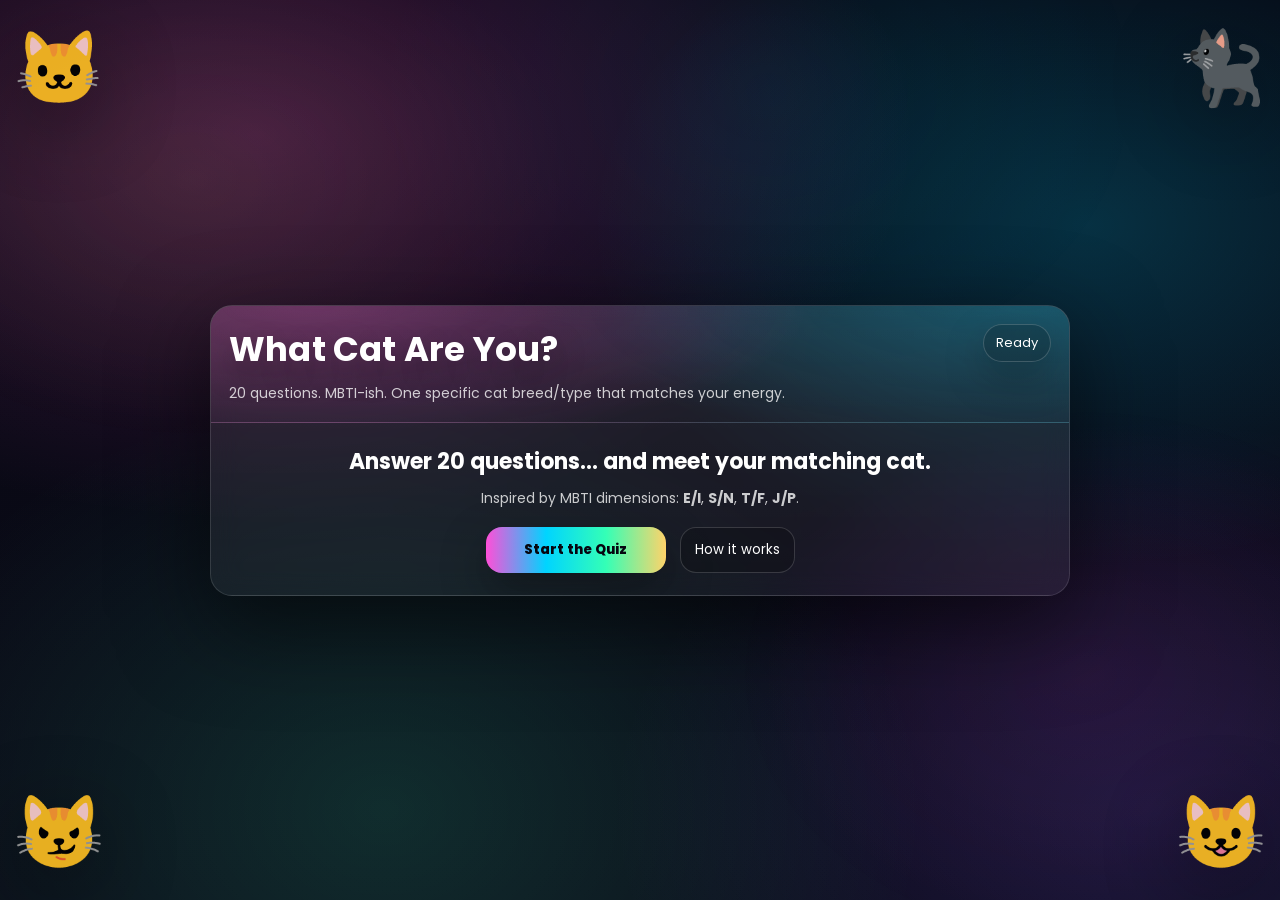
<file: index.html>
<!doctype html>
<html lang="en">
<head>
  <meta charset="utf-8" />
  <meta name="viewport" content="width=device-width, initial-scale=1" />
  <title>What Cat Are You?</title>

  <link href="https://fonts.googleapis.com/css2?family=Poppins:wght@400;600;700;800&display=swap" rel="stylesheet">
  <link rel="stylesheet" href="css/styles.css">
</head>

<body>
  <div class="fx" aria-hidden="true"></div>

  <!-- Flower barrage -->
  <div class="flowers" aria-hidden="true">
    <span class="flower f1">🌸</span><span class="flower f2">🌼</span><span class="flower f3">🌺</span><span class="flower f4">🌷</span><span class="flower f5">💮</span>
    <span class="flower f6">🌻</span><span class="flower f7">🌸</span><span class="flower f8">🌼</span><span class="flower f9">🌺</span><span class="flower f10">🌷</span>
    <span class="flower f11">💮</span><span class="flower f12">🌻</span><span class="flower f13">🌸</span><span class="flower f14">🌼</span><span class="flower f15">🌺</span>
    <span class="flower f16">🌷</span><span class="flower f17">💮</span><span class="flower f18">🌻</span><span class="flower f19">🌸</span><span class="flower f20">🌼</span>
  </div>

  <!-- Corner cats -->
  <div class="corner-cats" aria-hidden="true">
    <div class="corner-cat tl">🐱</div>
    <div class="corner-cat tr">🐈‍⬛</div>
    <div class="corner-cat bl">😼</div>
    <div class="corner-cat br">😺</div>
  </div>

  <main class="wrap">
    <article class="card" aria-label="What Cat Are You quiz">
      <header class="top">
        <div class="brand">
          <h1>What Cat Are You?</h1>
          <p>20 questions. MBTI-ish. One specific cat breed/type that matches your energy.</p>
        </div>
        <p class="pill" id="statusPill" aria-live="polite">Ready</p>
      </header>

      <div class="panel">
        <!-- Landing -->
        <section id="screenLanding" aria-labelledby="landingTitle">
          <h2 id="landingTitle" class="big">Answer 20 questions… and meet your matching cat.</h2>
          <p class="small">
            Inspired by MBTI dimensions: <strong>E/I</strong>, <strong>S/N</strong>, <strong>T/F</strong>, <strong>J/P</strong>.
          </p>

          <div class="row">
            <button class="btn" id="startBtn" type="button">Start the Quiz</button>
            <button class="ghost" id="howBtn" type="button" aria-expanded="false" aria-controls="howText">How it works</button>
          </div>

          <p class="small" id="howText" hidden>
            Each answer adds 1 point to one side of a dimension. Highest side becomes your letter.
            Ties default to I, N, F, P (changeable in code).
          </p>
        </section>

        <!-- Quiz -->
        <section id="screenQuiz" class="hide" aria-labelledby="quizTitle">
          <header>
            <h2 id="quizTitle" class="big">Quiz</h2>
            <p class="pill inline">
              Question <span id="qNum">1</span> / <span id="qTotal">20</span>
            </p>
          </header>

          <div role="group" aria-labelledby="qText" aria-describedby="qSub">
            <p class="big" id="qText">Question goes here…</p>
            <p class="small" id="qSub">Pick what feels more like you.</p>

            <div class="row column">
              <button class="choice" id="optA" type="button">A — …</button>
              <button class="choice" id="optB" type="button">B — …</button>
            </div>
          </div>

          <div class="progress" aria-label="Progress">
            <div class="bar" id="bar"></div>
          </div>

          <nav class="row" aria-label="Quiz controls">
            <button class="ghost" id="backBtn" type="button">Back</button>
            <button class="ghost" id="resetBtn" type="button">Restart</button>
          </nav>
        </section>

        <!-- Result -->
        <section id="screenResult" class="hide" aria-labelledby="resultTitle">
          <h2 id="resultTitle" class="big">Your result</h2>
          <p class="small">Your MBTI vibe + your matching specific cat breed/type.</p>

          <!-- Name input for certificate -->
          <div class="nameBox" aria-label="Certificate name input">
            <label class="small" for="nameInput"><strong>Name for certificate</strong></label>
            <input id="nameInput" class="nameInput" type="text" maxlength="32" placeholder="Type your name (e.g., Jules)" autocomplete="name" />
            <p class="small hint">Tip: This name will appear on your downloadable certificate.</p>
          </div>

          <section class="resultBox" aria-label="Result card">
            <h3 class="small">Your type</h3>
            <p class="type" id="mbtiType">—</p>

            <div class="resultMeta">
              <h3 class="small">Your cat</h3>
              <p class="catName" id="catName">—</p>
              <p class="small catDesc" id="catDesc">—</p>
            </div>
          </section>

          <div class="row">
            <button class="btn" id="shareBtn" type="button">Share to Instagram</button>
            <button class="btn" id="certBtn" type="button">Download Certificate</button>
            <button class="ghost" id="againBtn" type="button">Take Again</button>
          </div>

          <p class="small" id="shareNote" aria-live="polite"></p>
        </section>
      </div>
    </article>
  </main>

  <script>
    // =========================
    // 20 balanced questions
    // =========================
    const questions = [
      { text:"At a party, you usually…", sub:"What feels more natural?",
        a:{ label:"Talk to lots of people and gain energy from it", trait:"E" },
        b:{ label:"Stick with a few people and recharge afterward", trait:"I" } },
      { text:"In group discussions you tend to…", sub:"",
        a:{ label:"Speak up quickly and think out loud", trait:"E" },
        b:{ label:"Think first and speak carefully", trait:"I" } },
      { text:"After a long week you prefer…", sub:"",
        a:{ label:"Going out and being around people", trait:"E" },
        b:{ label:"Spending quiet time alone or with one person", trait:"I" } },
      { text:"When brainstorming ideas, you prefer to…", sub:"",
        a:{ label:"Bounce ideas off others", trait:"E" },
        b:{ label:"Develop ideas internally first", trait:"I" } },
      { text:"You feel most energized when…", sub:"",
        a:{ label:"The environment is lively and interactive", trait:"E" },
        b:{ label:"You have space and minimal noise", trait:"I" } },

      { text:"When learning something new, you prefer…", sub:"",
        a:{ label:"Practical steps and real examples", trait:"S" },
        b:{ label:"Concepts, patterns, and big ideas", trait:"N" } },
      { text:"You trust information that is…", sub:"",
        a:{ label:"Proven and tangible", trait:"S" },
        b:{ label:"Innovative and forward-thinking", trait:"N" } },
      { text:"In conversations you focus more on…", sub:"",
        a:{ label:"What is happening now", trait:"S" },
        b:{ label:"What could happen in the future", trait:"N" } },
      { text:"When solving problems you prefer…", sub:"",
        a:{ label:"Step-by-step methods", trait:"S" },
        b:{ label:"Creative leaps and reimagining", trait:"N" } },
      { text:"You’re more drawn to…", sub:"",
        a:{ label:"Mastery and precision", trait:"S" },
        b:{ label:"Vision and reinvention", trait:"N" } },

      { text:"When making decisions you value…", sub:"",
        a:{ label:"Logic and fairness", trait:"T" },
        b:{ label:"Empathy and harmony", trait:"F" } },
      { text:"Criticism hurts more when…", sub:"",
        a:{ label:"Your reasoning is questioned", trait:"T" },
        b:{ label:"Your intentions are misunderstood", trait:"F" } },
      { text:"In conflict you usually…", sub:"",
        a:{ label:"Focus on facts and solutions", trait:"T" },
        b:{ label:"Focus on feelings and relationships", trait:"F" } },
      { text:"You admire people who are…", sub:"",
        a:{ label:"Competent and rational", trait:"T" },
        b:{ label:"Kind and compassionate", trait:"F" } },
      { text:"When giving feedback you tend to be…", sub:"",
        a:{ label:"Direct and honest", trait:"T" },
        b:{ label:"Gentle and considerate", trait:"F" } },

      { text:"Your schedule is usually…", sub:"",
        a:{ label:"Organized and planned", trait:"J" },
        b:{ label:"Flexible and spontaneous", trait:"P" } },
      { text:"Deadlines make you feel…", sub:"",
        a:{ label:"Focused and productive", trait:"J" },
        b:{ label:"Restricted but motivated at the last minute", trait:"P" } },
      { text:"When traveling you prefer…", sub:"",
        a:{ label:"An itinerary", trait:"J" },
        b:{ label:"Exploring freely", trait:"P" } },
      { text:"You feel better when…", sub:"",
        a:{ label:"Things are decided", trait:"J" },
        b:{ label:"Options stay open", trait:"P" } },
      { text:"You’re more likely to…", sub:"",
        a:{ label:"Finish tasks early", trait:"J" },
        b:{ label:"Work in bursts near deadlines", trait:"P" } }
    ];

    // =========================
    // Cat icons + certificate palettes
    // - icon: shown on result + certificate stamp
    // - palette: changes certificate colors based on result
    // =========================
    const catByMBTI = {
      ISTJ: { breed:"British Shorthair", icon:"🛡️", desc:"Calm, consistent, and quietly confident. You’re all about stability, routines, and doing things the right way.",
              palette:{ bgA:"#0b0b18", bgB:"#11112b", a:"#7c5cff", b:"#00d4ff", c:"#ffd36a" } },

      ISFJ: { breed:"Scottish Fold", icon:"🧸", desc:"Gentle, loyal, and nurturing. You’re a comforting presence who takes care of people in practical ways.",
              palette:{ bgA:"#0b0b18", bgB:"#101028", a:"#ff4fd8", b:"#ffd36a", c:"#34ffb6" } },

      INFJ: { breed:"Ragdoll", icon:"🔮", desc:"Soft-hearted and intuitive. You read the room deeply and bring calm to chaos.",
              palette:{ bgA:"#070712", bgB:"#121233", a:"#7c5cff", b:"#ff4fd8", c:"#00d4ff" } },

      INTJ: { breed:"Russian Blue", icon:"♟️", desc:"Quiet, strategic, and independent. You observe first, move with purpose, and don’t waste energy.",
              palette:{ bgA:"#070712", bgB:"#0d0d22", a:"#00d4ff", b:"#7c5cff", c:"#34ffb6" } },

      ISTP: { breed:"Norwegian Forest Cat", icon:"🧭", desc:"Self-sufficient and capable. You stay cool under pressure and handle things your own way.",
              palette:{ bgA:"#070712", bgB:"#101028", a:"#34ffb6", b:"#00d4ff", c:"#ffd36a" } },

      ISFP: { breed:"Persian", icon:"🎀", desc:"Aesthetic, sensitive, and peaceful. You value comfort, beauty, and a calm vibe.",
              palette:{ bgA:"#0b0b18", bgB:"#141433", a:"#ff4fd8", b:"#7c5cff", c:"#ffd36a" } },

      INFP: { breed:"Maine Coon", icon:"📖", desc:"Gentle, imaginative, and deeply sincere. You’re warm, soulful, and quietly strong.",
              palette:{ bgA:"#070712", bgB:"#121233", a:"#ffd36a", b:"#ff4fd8", c:"#34ffb6" } },

      INTP: { breed:"Oriental Shorthair", icon:"🧠", desc:"Curious, clever, and a little eccentric. You love ideas, puzzles, and doing things differently.",
              palette:{ bgA:"#070712", bgB:"#0f0f29", a:"#00d4ff", b:"#ffd36a", c:"#7c5cff" } },

      ESTP: { breed:"Savannah", icon:"⚡", desc:"Bold, daring, and high-energy. You chase excitement and thrive on action.",
              palette:{ bgA:"#0b0b18", bgB:"#11112b", a:"#34ffb6", b:"#ff4fd8", c:"#00d4ff" } },

      ESFP: { breed:"Orange Tabby", icon:"🎉", desc:"Playful, social, and entertaining. You’re the vibe, the moment, and the story.",
              palette:{ bgA:"#0b0b18", bgB:"#151537", a:"#ffd36a", b:"#ff4fd8", c:"#00d4ff" } },

      ENFP: { breed:"Sphynx", icon:"🌈", desc:"Expressive, affectionate, and chaotic-good. You connect fast and bring fun everywhere.",
              palette:{ bgA:"#070712", bgB:"#14143a", a:"#ff4fd8", b:"#00d4ff", c:"#34ffb6" } },

      ENTP: { breed:"Abyssinian", icon:"🃏", desc:"Witty, restless, and inventive. You question everything and love mental stimulation.",
              palette:{ bgA:"#070712", bgB:"#101035", a:"#00d4ff", b:"#7c5cff", c:"#ffd36a" } },

      ESTJ: { breed:"Turkish Van", icon:"👑", desc:"Confident and decisive. You set the pace and like things done properly.",
              palette:{ bgA:"#0b0b18", bgB:"#121233", a:"#ffd36a", b:"#00d4ff", c:"#7c5cff" } },

      ESFJ: { breed:"Birman", icon:"🤝", desc:"Warm, friendly, and community-minded. You make people feel included and cared for.",
              palette:{ bgA:"#0b0b18", bgB:"#15153a", a:"#ff4fd8", b:"#ffd36a", c:"#00d4ff" } },

      ENFJ: { breed:"Siamese", icon:"💬", desc:"Social, vocal, and relationship-driven. You bring people together and lead with heart.",
              palette:{ bgA:"#070712", bgB:"#121233", a:"#00d4ff", b:"#ff4fd8", c:"#ffd36a" } },

      ENTJ: { breed:"Bengal", icon:"🔥", desc:"Driven and intense. You want challenge, progress, and the top perch.",
              palette:{ bgA:"#070712", bgB:"#101028", a:"#34ffb6", b:"#00d4ff", c:"#ff4fd8" } }
    };

    // Optional: real cat images for certificate
    // const catImageByType = { INTJ: "assets/cats/russian-blue.png" };
    const catImageByType = {};

    function loadImage(src){
      return new Promise((resolve) => {
        if(!src) return resolve(null);
        const img = new Image();
        img.onload = () => resolve(img);
        img.onerror = () => resolve(null);
        img.src = src;
      });
    }

    // =========================
    // State + helpers
    // =========================
    const state = {
      i: 0,
      answers: [],
      score: { E:0,I:0,S:0,N:0,T:0,F:0,J:0,P:0 },
      result: null // store last result object for certificate palette/icon
    };

    const $ = (id) => document.getElementById(id);

    function setScreen(which){
      $("screenLanding").classList.add("hide");
      $("screenQuiz").classList.add("hide");
      $("screenResult").classList.add("hide");
      $(which).classList.remove("hide");
    }

    function setStatus(text){
      $("statusPill").textContent = text;
    }

    function renderQuestion(){
      const q = questions[state.i];
      $("qNum").textContent = state.i + 1;
      $("qTotal").textContent = questions.length;
      $("qText").textContent = q.text;
      $("qSub").textContent = q.sub || "Pick what feels more like you.";
      $("optA").textContent = "A — " + q.a.label;
      $("optB").textContent = "B — " + q.b.label;

      const pct = Math.round((state.i / questions.length) * 100);
      $("bar").style.width = pct + "%";
      setStatus(`In Quiz • ${state.i + 1}/${questions.length}`);
    }

    function applyTrait(trait, delta){
      state.score[trait] = Math.max(0, state.score[trait] + delta);
    }

    function choose(trait){
      const prev = state.answers[state.i];
      if(prev) applyTrait(prev, -1);

      state.answers[state.i] = trait;
      applyTrait(trait, +1);

      if(state.i < questions.length - 1){
        state.i += 1;
        renderQuestion();
      } else {
        showResult();
      }
    }

    function back(){
      if(state.i === 0) return;
      state.i -= 1;
      renderQuestion();
    }

    function restart(){
      state.i = 0;
      state.answers = [];
      state.score = { E:0,I:0,S:0,N:0,T:0,F:0,J:0,P:0 };
      state.result = null;

      $("bar").style.width = "0%";
      $("shareNote").textContent = "";
      $("howText").hidden = true;
      $("howBtn").setAttribute("aria-expanded", "false");

      // keep name input (optional)
      // $("nameInput").value = "";

      setStatus("Ready");
      setScreen("screenLanding");
    }

    // Tie-break defaults: I, N, F, P
    function computeMBTI(){
      const pick = (a,b,tie) =>
        (state.score[a] > state.score[b]) ? a :
        (state.score[b] > state.score[a]) ? b :
        tie;

      const EI = pick("E","I","I");
      const SN = pick("S","N","N");
      const TF = pick("T","F","F");
      const JP = pick("J","P","P");
      return EI + SN + TF + JP;
    }

    function showResult(){
      $("bar").style.width = "100%";

      const mbti = computeMBTI();
      const data = catByMBTI[mbti] || {
        breed:"Mystery Cat",
        icon:"✨",
        desc:"You’re hard to label—and that’s kind of iconic.",
        palette:{ bgA:"#070712", bgB:"#0b0b18", a:"#ff4fd8", b:"#00d4ff", c:"#34ffb6" }
      };

      state.result = { mbti, ...data };

      $("mbtiType").textContent = mbti;
      $("catName").textContent = `${data.icon} ${data.breed} 🐾`;
      $("catDesc").textContent = data.desc;

      setStatus("Result");
      setScreen("screenResult");
    }

    // =========================
    // Instagram share: copy + open Instagram
    // =========================
    async function shareToInstagram(){
      const mbti = $("mbtiType").textContent.trim();
      const cat = $("catName").textContent.trim();

      const text =
        `I got ${mbti} — ${cat} on "What Cat Are You?" 😼\n\n` +
        `Try it here: YOURWEBSITEURL.com`;

      try{
        await navigator.clipboard.writeText(text);
        $("shareNote").textContent = "Result copied! Opening Instagram… paste it into your story/caption.";
        window.open("https://www.instagram.com/", "_blank");
      } catch(e){
        $("shareNote").textContent = "Couldn’t copy automatically. Please copy manually:\n" + text;
      }
    }

    // =========================
    // Certificate generator (PNG)
    // - Name from input
    // - Color palette from cat result
    // - Icon from cat result
    // =========================
    function roundRect(ctx, x, y, w, h, r){
      const rr = Math.min(r, w/2, h/2);
      ctx.beginPath();
      ctx.moveTo(x + rr, y);
      ctx.arcTo(x + w, y, x + w, y + h, rr);
      ctx.arcTo(x + w, y + h, x, y + h, rr);
      ctx.arcTo(x, y + h, x, y, rr);
      ctx.arcTo(x, y, x + w, y, rr);
      ctx.closePath();
    }

    function wrapText(ctx, text, x, y, maxWidth, lineHeight){
      const words = String(text).split(" ");
      let line = "";
      for(let n=0; n<words.length; n++){
        const test = line + words[n] + " ";
        if(ctx.measureText(test).width > maxWidth && n > 0){
          ctx.fillText(line.trim(), x, y);
          line = words[n] + " ";
          y += lineHeight;
        } else {
          line = test;
        }
      }
      ctx.fillText(line.trim(), x, y);
    }

    async function downloadCertificate(){
      const res = state.result;
      if(!res){
        $("shareNote").textContent = "Take the quiz first to generate a certificate.";
        return;
      }

      const name = ($("nameInput").value || "").trim() || "You";
      const type = res.mbti;
      const breed = res.breed;
      const icon = res.icon;
      const pal = res.palette;

      const w = 1400, h = 900;
      const canvas = document.createElement("canvas");
      const ctx = canvas.getContext("2d");
      canvas.width = w;
      canvas.height = h;

      // Background gradient based on palette
      const bg = ctx.createLinearGradient(0,0,w,h);
      bg.addColorStop(0, pal.bgA);
      bg.addColorStop(1, pal.bgB);
      ctx.fillStyle = bg;
      ctx.fillRect(0,0,w,h);

      // Accent blobs based on palette
      function blob(x,y,r,color,alpha){
        ctx.save();
        ctx.globalAlpha = alpha;
        const g = ctx.createRadialGradient(x,y,0,x,y,r);
        g.addColorStop(0,color);
        g.addColorStop(1,"transparent");
        ctx.fillStyle = g;
        ctx.beginPath();
        ctx.arc(x,y,r,0,Math.PI*2);
        ctx.fill();
        ctx.restore();
      }
      blob(220, 180, 300, pal.a, 0.22);
      blob(1200, 220, 320, pal.b, 0.18);
      blob(1000, 760, 360, pal.c, 0.14);
      blob(360, 760, 320, pal.a, 0.12);

      // Card
      const pad = 70;
      const x = pad, y = pad, cw = w - pad*2, ch = h - pad*2;

      ctx.save();
      ctx.globalAlpha = 0.9;
      ctx.fillStyle = "rgba(255,255,255,0.06)";
      roundRect(ctx, x, y, cw, ch, 34);
      ctx.fill();
      ctx.restore();

      // Border in accent color
      ctx.strokeStyle = "rgba(255,255,255,0.18)";
      ctx.lineWidth = 3;
      roundRect(ctx, x, y, cw, ch, 34);
      ctx.stroke();

      // Accent divider
      const divider = pal.b;
      ctx.strokeStyle = "rgba(255,255,255,0.14)";
      ctx.lineWidth = 2;
      ctx.beginPath();
      ctx.moveTo(x + 40, y + 150);
      ctx.lineTo(x + cw - 40, y + 150);
      ctx.stroke();

      // Title
      ctx.fillStyle = "rgba(255,255,255,0.95)";
      ctx.font = "800 64px Poppins, system-ui, -apple-system, Segoe UI, Arial";
      ctx.fillText("CERTIFICATE OF CAT PERSONALITY", x + 60, y + 105);

      // Name label
      ctx.fillStyle = "rgba(255,255,255,0.75)";
      ctx.font = "600 28px Poppins, system-ui, -apple-system, Segoe UI, Arial";
      ctx.fillText("Awarded to:", x + 60, y + 210);

      // Name
      ctx.fillStyle = "rgba(255,255,255,0.95)";
      ctx.font = "800 54px Poppins, system-ui, -apple-system, Segoe UI, Arial";
      ctx.fillText(name, x + 60, y + 280);

      // MBTI label
      ctx.fillStyle = "rgba(255,255,255,0.75)";
      ctx.font = "700 28px Poppins, system-ui, -apple-system, Segoe UI, Arial";
      ctx.fillText("MBTI Type", x + 60, y + 370);

      // MBTI
      ctx.fillStyle = "rgba(255,255,255,0.96)";
      ctx.font = "900 92px Poppins, system-ui, -apple-system, Segoe UI, Arial";
      ctx.fillText(type, x + 60, y + 465);

      // Cat label
      ctx.fillStyle = "rgba(255,255,255,0.75)";
      ctx.font = "700 28px Poppins, system-ui, -apple-system, Segoe UI, Arial";
      ctx.fillText("Cat Match", x + 60, y + 535);

      // Cat name
      ctx.fillStyle = "rgba(255,255,255,0.95)";
      ctx.font = "800 44px Poppins, system-ui, -apple-system, Segoe UI, Arial";
      wrapText(ctx, `${icon} ${breed}`, x + 60, y + 595, 760, 54);

      // Stamp area: image if available else icon
      const stampCx = x + cw - 290;
      const stampCy = y + 430;

      // stamp ring gradient
      const ring = ctx.createLinearGradient(stampCx-150, stampCy-150, stampCx+150, stampCy+150);
      ring.addColorStop(0, pal.a);
      ring.addColorStop(0.5, pal.b);
      ring.addColorStop(1, pal.c);

      const imgSrc = catImageByType[type];
      const img = await loadImage(imgSrc);

      if(img){
        ctx.save();
        ctx.beginPath();
        ctx.arc(stampCx, stampCy, 150, 0, Math.PI*2);
        ctx.clip();

        const scale = Math.max(300/img.width, 300/img.height);
        const dw = img.width * scale;
        const dh = img.height * scale;
        ctx.drawImage(img, stampCx - dw/2, stampCy - dh/2, dw, dh);
        ctx.restore();

        ctx.strokeStyle = ring;
        ctx.lineWidth = 10;
        ctx.beginPath();
        ctx.arc(stampCx, stampCy, 150, 0, Math.PI*2);
        ctx.stroke();
      } else {
        // Icon stamp
        ctx.fillStyle = "rgba(255,255,255,0.92)";
        ctx.font = "140px Apple Color Emoji, Segoe UI Emoji, Noto Color Emoji";
        ctx.textAlign = "center";
        ctx.fillText(icon, stampCx, stampCy + 52);

        ctx.strokeStyle = ring;
        ctx.lineWidth = 10;
        ctx.beginPath();
        ctx.arc(stampCx, stampCy, 150, 0, Math.PI*2);
        ctx.stroke();

        ctx.textAlign = "left";
      }

      // Footer date
      const today = new Date();
      const dateStr = today.toLocaleDateString(undefined, { year:"numeric", month:"long", day:"numeric" });

      ctx.fillStyle = "rgba(255,255,255,0.70)";
      ctx.font = "600 24px Poppins, system-ui, -apple-system, Segoe UI, Arial";
      ctx.fillText(`Issued: ${dateStr}`, x + 60, y + ch - 70);

      ctx.fillStyle = "rgba(255,255,255,0.72)";
      ctx.font = "600 24px Poppins, system-ui, -apple-system, Segoe UI, Arial";
      ctx.fillText(`What Cat Are You?`, x + cw - 340, y + ch - 70);

      // Download PNG
      const a = document.createElement("a");
      a.download = `what-cat-are-you_${type}_${name.replace(/\s+/g,'_')}.png`;
      a.href = canvas.toDataURL("image/png");
      a.click();

      $("shareNote").textContent = "Certificate downloaded!";
    }

    // =========================
    // Events
    // =========================
    $("startBtn").addEventListener("click", () => {
      setScreen("screenQuiz");
      setStatus("In Quiz");
      renderQuestion();
    });

    $("howBtn").addEventListener("click", () => {
      const how = $("howText");
      const isOpen = !how.hidden;
      how.hidden = isOpen;
      $("howBtn").setAttribute("aria-expanded", String(!isOpen));
    });

    $("optA").addEventListener("click", () => choose(questions[state.i].a.trait));
    $("optB").addEventListener("click", () => choose(questions[state.i].b.trait));

    $("backBtn").addEventListener("click", back);
    $("resetBtn").addEventListener("click", restart);

    $("againBtn").addEventListener("click", restart);
    $("shareBtn").addEventListener("click", shareToInstagram);
    $("certBtn").addEventListener("click", downloadCertificate);
  </script>
</body>
</html>
</file>
<file: css/styles.css>
:root{
  --bg0:#070712;
  --bg1:#0b0b18;

  --ink:#ffffff;
  --muted: rgba(255,255,255,.78);
  --line: rgba(255,255,255,.14);

  --pink:#ff4fd8;
  --cyan:#00d4ff;
  --violet:#7c5cff;
  --lime:#34ffb6;
  --gold:#ffd36a;

  --shadow: 0 28px 90px rgba(0,0,0,.55);
  --radius: 22px;
  --max: 860px;
}

/* ======================
   Base Reset
====================== */
*{
  box-sizing:border-box;
  margin:0;
  padding:0;
}

html, body{
  height:100%;
}

body{
  color: var(--ink);
  font-family: "Poppins", sans-serif;

  background:
    radial-gradient(1200px 700px at 20% 15%, rgba(255,79,216,.22), transparent 55%),
    radial-gradient(900px 620px at 85% 25%, rgba(0,212,255,.20), transparent 55%),
    radial-gradient(900px 700px at 30% 90%, rgba(52,255,182,.14), transparent 60%),
    radial-gradient(900px 650px at 90% 90%, rgba(124,92,255,.16), transparent 60%),
    linear-gradient(180deg, var(--bg0), var(--bg1));
}

/* ======================
   Ambient Glow Layer
====================== */
.fx{
  position:fixed;
  inset:0;
  pointer-events:none;
  z-index:0;
  opacity:.6;
  background:
    radial-gradient(640px 440px at 15% 20%, rgba(255,211,106,.14), transparent 60%),
    radial-gradient(600px 460px at 85% 75%, rgba(255,79,216,.12), transparent 60%),
    radial-gradient(640px 500px at 60% 10%, rgba(0,212,255,.10), transparent 60%);
  animation: breathe 6s ease-in-out infinite;
}

@keyframes breathe{
  0%,100% { transform: scale(1); opacity:.52; }
  50%     { transform: scale(1.02); opacity:.68; }
}

/* ======================
   Corner Cats
====================== */
.corner-cats{
  position:fixed;
  inset:0;
  pointer-events:none;
  z-index:1;
}

.corner-cat{
  position:absolute;
  font-size: clamp(42px, 6vw, 72px);
  opacity:.9;
  filter: drop-shadow(0 18px 44px rgba(0,0,0,.6));
  animation: bob 3.8s ease-in-out infinite;
  user-select:none;
}

@keyframes bob{
  0%,100% { transform: translateY(0) rotate(-2deg); }
  50%     { transform: translateY(10px) rotate(2deg); }
}

.tl{ top: 14px; left: 14px; animation-delay:.1s; }
.tr{ top: 14px; right: 14px; animation-delay:.6s; }
.bl{ bottom: 14px; left: 14px; animation-delay:.9s; }
.br{ bottom: 14px; right: 14px; animation-delay:.3s; }

/* ======================
   Layout
====================== */
.wrap{
  position:relative;
  z-index:2;
  height:100%;
  display:flex;
  align-items:center;
  justify-content:center;
  padding: 22px;
}

.card{
  width: min(var(--max), 94vw);
  border-radius: var(--radius);
  overflow:hidden;
  border: 1px solid rgba(255,255,255,.12);
  box-shadow: var(--shadow);
  background:
    linear-gradient(180deg, rgba(255,255,255,.10), rgba(255,255,255,.05));
  backdrop-filter: blur(14px);
}

/* ======================
   Header
====================== */
.top{
  padding: 18px;
  border-bottom: 1px solid rgba(255,255,255,.12);
  display:flex;
  justify-content:space-between;
  align-items:flex-start;
  gap:12px;

  background:
    radial-gradient(900px 260px at 12% 0%, rgba(255,79,216,.22), transparent 55%),
    radial-gradient(900px 260px at 95% 0%, rgba(0,212,255,.18), transparent 55%);
}

.brand h1{
  font-size: clamp(22px, 3vw, 34px);
  letter-spacing:.2px;
  text-shadow: 0 12px 30px rgba(0,0,0,.35);
}

.brand p{
  margin-top: 8px;
  color: var(--muted);
  font-size: 14px;
}

.panel{
  padding: 22px;
  text-align: center;
}

/* ======================
   Status Pill
====================== */
.pill{
  border: 1px solid rgba(255,255,255,.18);
  background: rgba(0,0,0,.18);
  border-radius: 999px;
  padding: 8px 12px;
  font-size: 13px;
  box-shadow: 0 16px 40px rgba(0,0,0,.25);
}

.inline{
  display:inline-block;
  margin-bottom:10px;
}



/* ======================
   Typography
====================== */
.big{
  font-size: clamp(18px, 2vw, 22px);
  margin-bottom:10px;
}

.small{
  color: var(--muted);
  font-size: 14px;
}

/* ======================
   Buttons
====================== */
.row{
  display:flex;
  gap:14px;
  flex-wrap:wrap;
  margin-top:18px;
  justify-content:center; /* centers buttons horizontally */
}

.column{
  flex-direction:column;
  align-items:center; /* centers vertically in column */
}

button{
  font-family: inherit;
  border-radius: 16px;
  padding: 12px 14px;
  cursor:pointer;
  border: 1px solid rgba(255,255,255,.16);
  background: rgba(255,255,255,.06);
  color: var(--ink);
  transition: transform .08s ease, filter .15s ease, border-color .15s ease;
} 

.btn{
  min-width: 180px;
}

button:hover{
  filter: brightness(1.08);
  border-color: rgba(255,255,255,.22);
}

button:active{
  transform: translateY(1px) scale(.99);
}

.btn{
  border:none;
  font-weight:800;
  color:#060610;
  background:
    linear-gradient(90deg,
      var(--pink),
      var(--cyan),
      var(--lime),
      var(--gold)
    );
  box-shadow: 0 18px 45px rgba(0,0,0,.35);
} 

#shareBtn{
  background: linear-gradient(90deg, #feda75, #fa7e1e, #d62976, #962fbf, #4f5bd5);
  color: white;
  font-weight: 700;
}

.ghost{
  background: rgba(0,0,0,.20);
}

.choice{
  width: min(520px, 90%);
  text-align:center;
  font-weight:600;
  padding:16px;
  font-size:15px;
  border-radius:18px;
  background: linear-gradient(180deg, rgba(255,255,255,.12), rgba(255,255,255,.06));
  transition: all .2s ease;
}

.choice:hover{
  transform: translateY(-2px);
  background: linear-gradient(180deg, rgba(255,255,255,.18), rgba(255,255,255,.08));
}

/* ======================
   Progress Bar
====================== */
.progress{
  margin-top: 14px;
  height: 12px;
  border-radius: 999px;
  overflow:hidden;
  border: 1px solid rgba(255,255,255,.14);
  background: rgba(0,0,0,.20);
}

.bar{
  height:100%;
  width:0%;
  background: linear-gradient(90deg, var(--pink), var(--cyan), var(--lime), var(--gold));
  transition: width .25s ease;
}

/* ======================
   Result
====================== */
.resultBox{
  margin-top:14px;
  padding:16px;
  border-radius: var(--radius);
  border: 1px solid rgba(255,255,255,.14);
  background:
    radial-gradient(900px 300px at 10% 10%, rgba(124,92,255,.22), transparent 55%),
    radial-gradient(900px 300px at 95% 35%, rgba(0,212,255,.18), transparent 55%),
    rgba(0,0,0,.18);
  box-shadow: 0 20px 55px rgba(0,0,0,.32);
}

.type{
  font-size: 34px;
  margin-top:6px;
  letter-spacing:1px;
}

.catName{
  font-size:20px;
  margin-top:4px;
}

/* ======================
   Utility
====================== */
.hide{
  display:none !important;
}

/* ======================
   Mobile
====================== */
@media (max-width:560px){
  body{
    overflow:auto;
  }
  .wrap{
    min-height:100%;
  }
  .corner-cat{
    opacity:.75;
  }
} 

/* ======================
   Flower Barrage (many floating flowers)
====================== */

.flowers{
  position: fixed;
  inset: 0;
  pointer-events: none;
  z-index: 1; /* behind the quiz card */
  overflow: hidden;
}

/* Base flower particle */
.flower{
  position: absolute;
  bottom: -12vh;
  opacity: .85;
  filter: drop-shadow(0 12px 22px rgba(0,0,0,.40));
  animation-name: floatUp;
  animation-timing-function: linear;
  animation-iteration-count: infinite;

  /* gentle side sway */
  transform: translateX(0);
}

/* Move upward + rotate */
@keyframes floatUp{
  0%   { transform: translateY(0) translateX(0) rotate(0deg); }
  100% { transform: translateY(-130vh) translateX(var(--drift)) rotate(360deg); }
}

/* Each flower: position, speed, size, drift, and “tint” glow */
.f1  { left: 4%;  font-size: 18px; animation-duration: 10s; animation-delay: -1s;  --drift:  8vw;  }
.f2  { left: 10%; font-size: 24px; animation-duration: 14s; animation-delay: -8s;  --drift: -6vw; }
.f3  { left: 16%; font-size: 20px; animation-duration: 12s; animation-delay: -4s;  --drift:  10vw; }
.f4  { left: 22%; font-size: 28px; animation-duration: 16s; animation-delay: -12s; --drift: -8vw; }
.f5  { left: 28%; font-size: 19px; animation-duration: 11s; animation-delay: -6s;  --drift:  6vw;  }
.f6  { left: 34%; font-size: 26px; animation-duration: 15s; animation-delay: -10s; --drift: -10vw;}
.f7  { left: 40%; font-size: 21px; animation-duration: 13s; animation-delay: -3s;  --drift:  7vw;  }
.f8  { left: 46%; font-size: 30px; animation-duration: 18s; animation-delay: -14s; --drift: -7vw; }
.f9  { left: 52%; font-size: 18px; animation-duration: 10.5s; animation-delay: -2s; --drift:  9vw; }
.f10 { left: 58%; font-size: 25px; animation-duration: 14.5s; animation-delay: -9s; --drift: -9vw; }
.f11 { left: 64%; font-size: 22px; animation-duration: 12.5s; animation-delay: -5s; --drift:  8vw; }
.f12 { left: 70%; font-size: 29px; animation-duration: 17s; animation-delay: -13s; --drift: -6vw; }
.f13 { left: 76%; font-size: 20px; animation-duration: 11.5s; animation-delay: -7s; --drift:  10vw;}
.f14 { left: 82%; font-size: 27px; animation-duration: 15.5s; animation-delay: -11s;--drift: -10vw;}
.f15 { left: 88%; font-size: 19px; animation-duration: 10.8s; animation-delay: -4s;--drift:  6vw; }
.f16 { left: 94%; font-size: 31px; animation-duration: 18.5s; animation-delay: -15s;--drift: -8vw;}
.f17 { left: 6%;  font-size: 16px; animation-duration: 9.5s; animation-delay: -6s; --drift:  12vw;}
.f18 { left: 33%; font-size: 17px; animation-duration: 10.2s; animation-delay: -8s;--drift: -12vw;}
.f19 { left: 61%; font-size: 16px; animation-duration: 9.8s; animation-delay: -3s; --drift:  11vw;}
.f20 { left: 79%; font-size: 17px; animation-duration: 10.7s; animation-delay: -12s;--drift: -11vw;}

/* Optional: extra colorful glow by emoji type */
.flower{
  mix-blend-mode: screen; /* makes colors pop on dark bg */
}

/* ===== Certificate Name Input ===== */
.nameBox{
  margin-top: 14px;
  padding: 14px;
  border-radius: 18px;
  border: 1px solid rgba(255,255,255,.14);
  background: rgba(0,0,0,.18);
  text-align: center;
}

.nameInput{
  margin-top: 10px;
  width: min(420px, 92%);
  padding: 12px 14px;
  border-radius: 14px;
  border: 1px solid rgba(255,255,255,.18);
  background: rgba(255,255,255,.08);
  color: rgba(255,255,255,.92);
  font-family: "Poppins", sans-serif;
  font-size: 14px;
  outline: none;
}

.nameInput::placeholder{
  color: rgba(255,255,255,.55);
}

.nameInput:focus{
  border-color: rgba(0,212,255,.55);
  box-shadow: 0 0 0 4px rgba(0,212,255,.15);
}

.hint{
  margin-top: 10px;
  opacity: .9;
}
</file>
